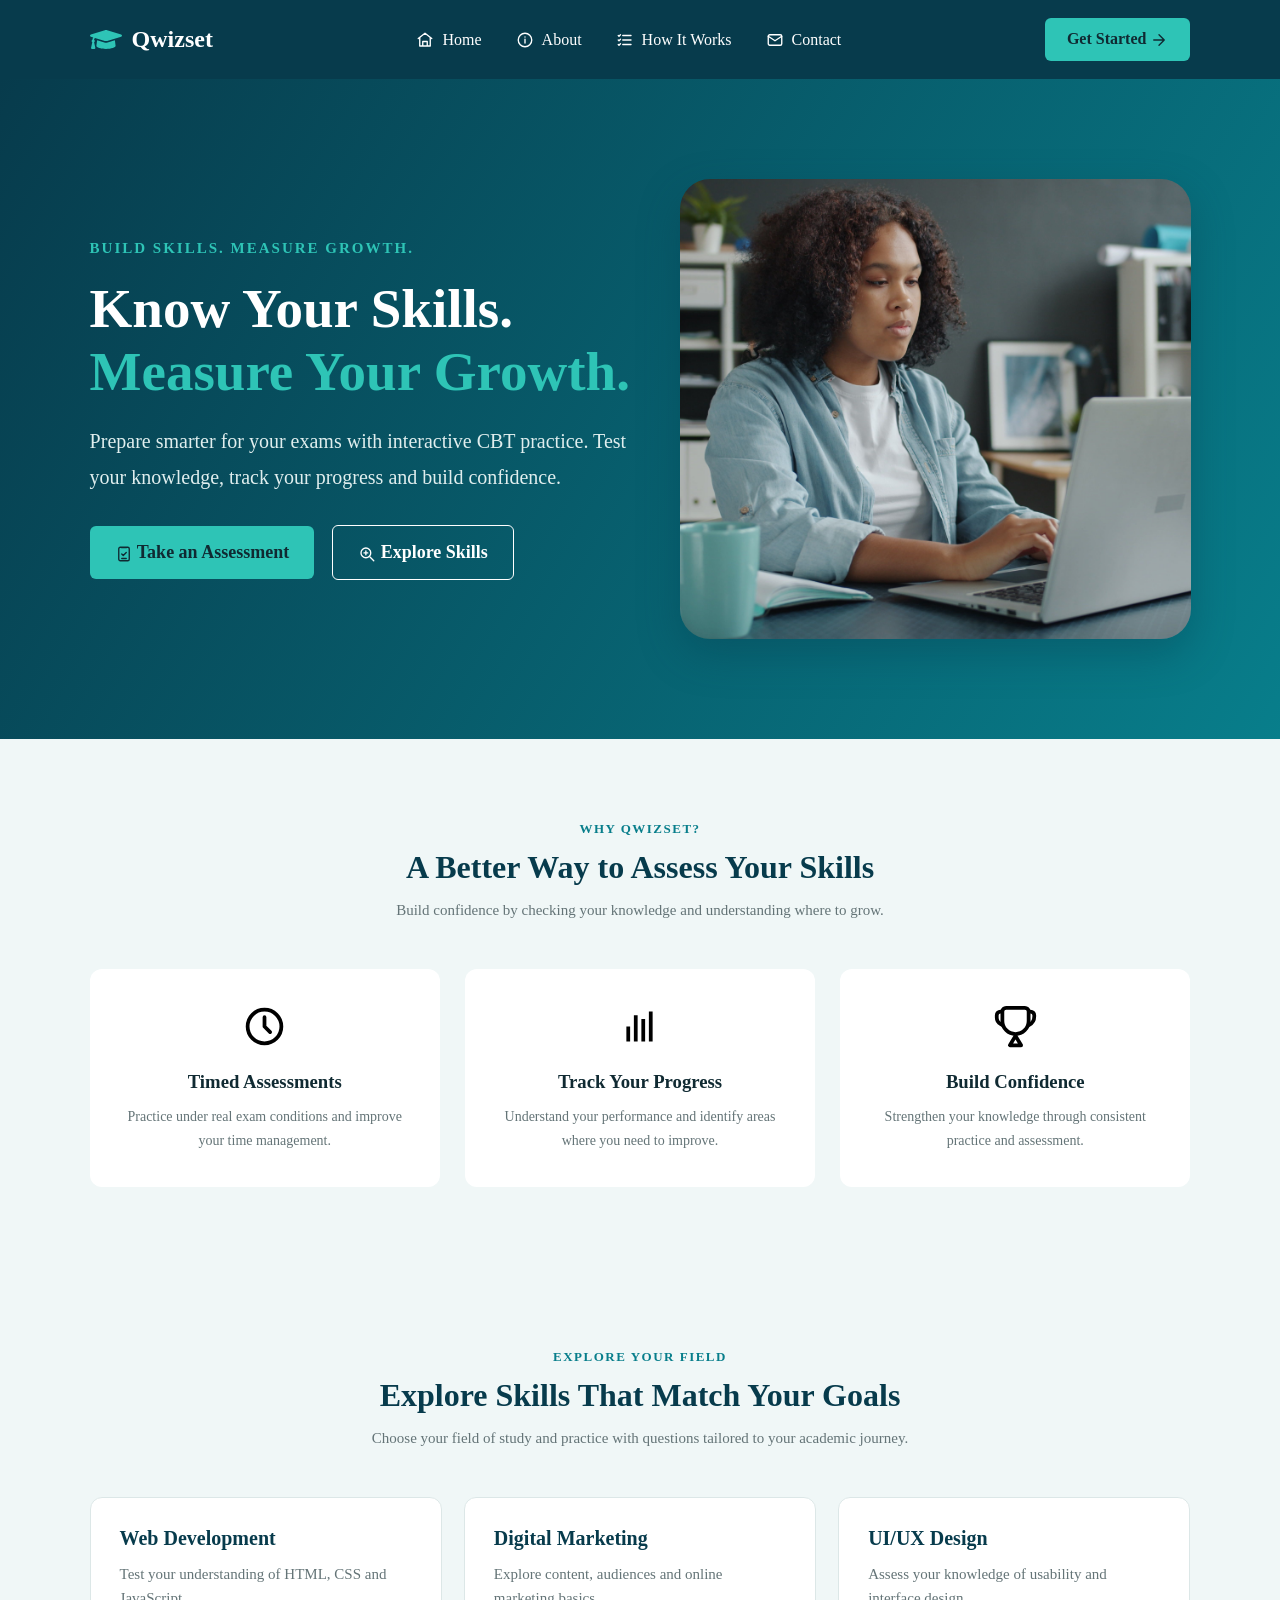
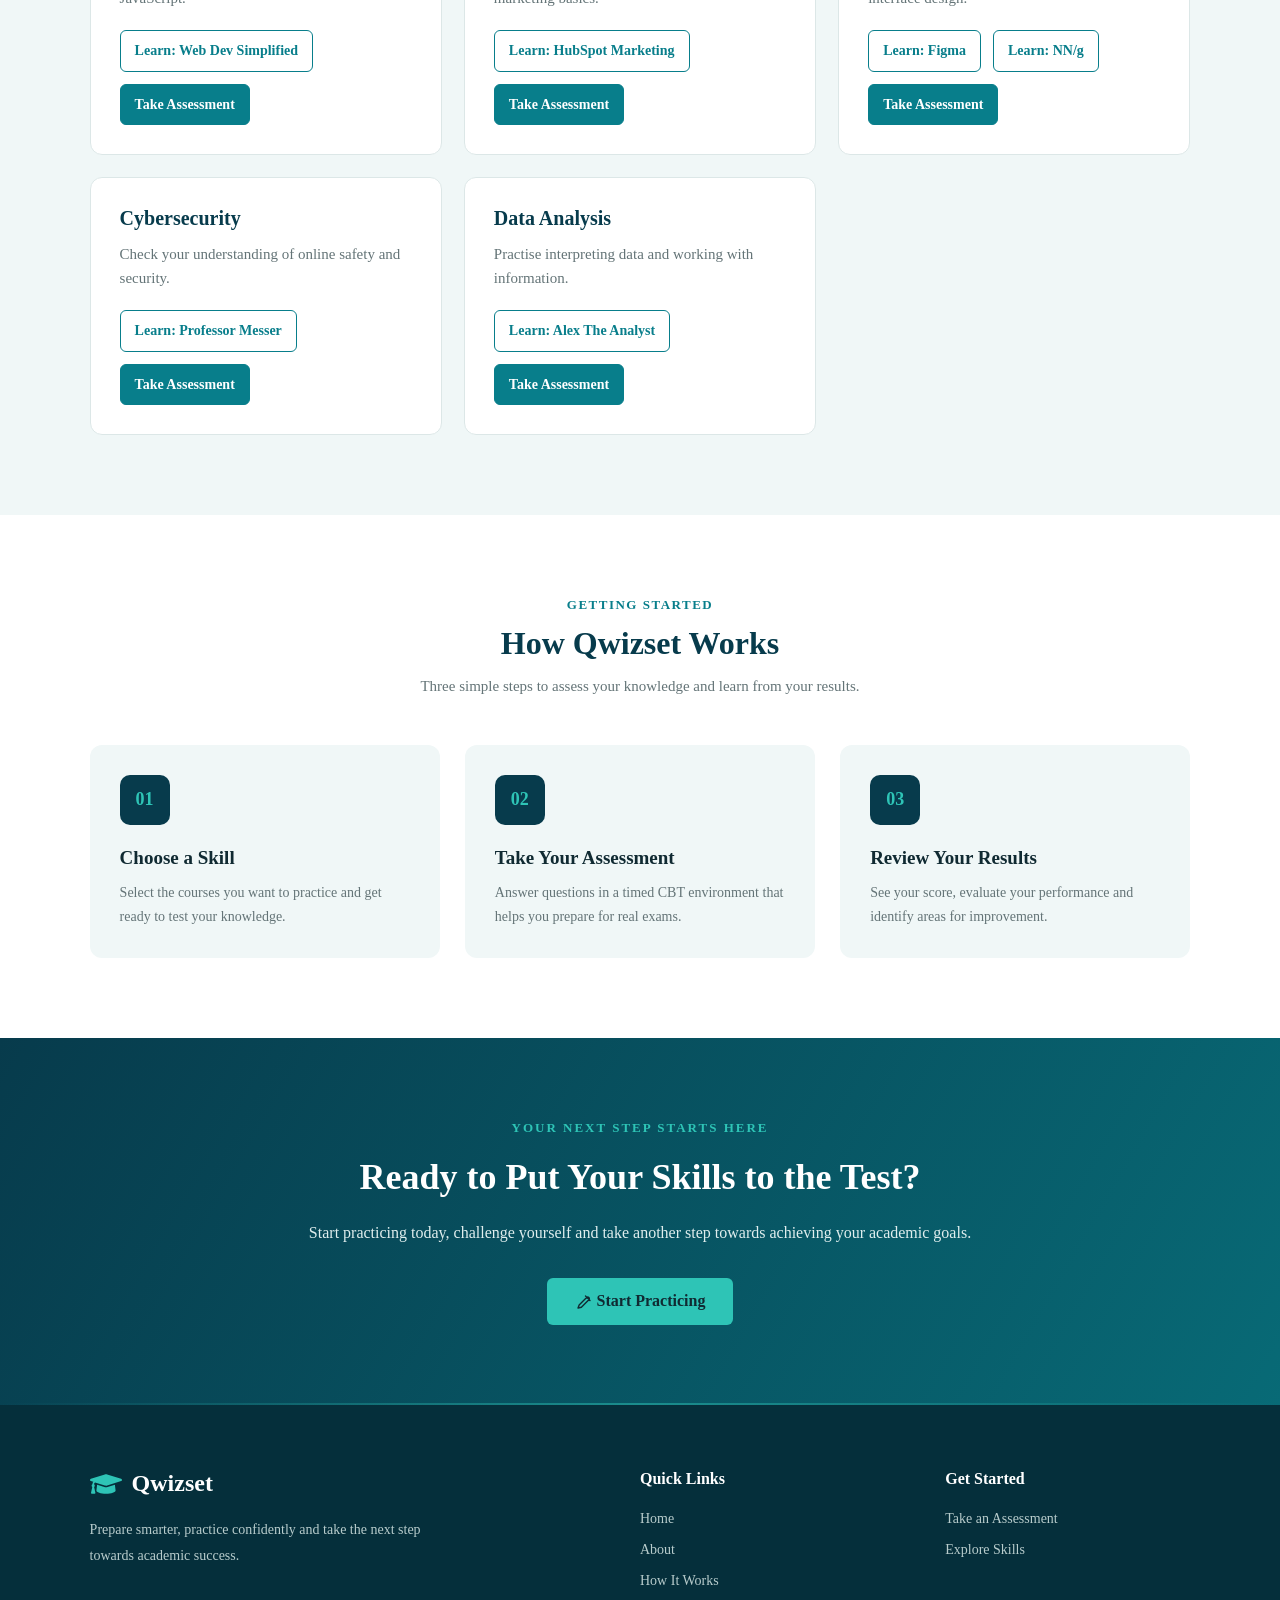
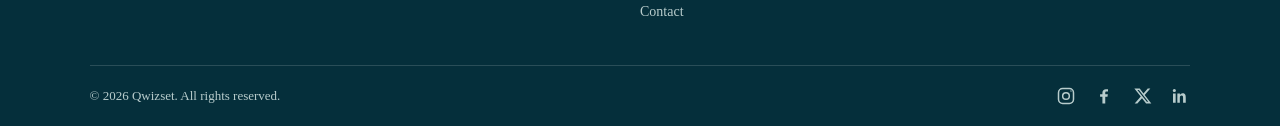
<file: index.html>
<!doctype html>
<html lang="en">
  <head>
    <meta charset="UTF-8" />
    <meta name="viewport" content="width=device-width, initial-scale=1.0" />
    <title>Qwizset | Assess. Improve. Grow.</title>
    <link rel="icon" type="image/svg+xml" href="assets/icons/qwizset-logo.svg" />
    <link rel="stylesheet" href="style.css" />
  </head>
  <body>
    <header class="navbar">
      <div class="nav-container">
        <a href="#home" class="logo">
          <img src="assets/icons/qwizset-logo.svg" alt="Qwizset logo" />
          <span>Qwizset</span>
        </a>

        <nav class="nav-links" id="nav-links">
          <a href="#home">
            <svg class="nav-icon" viewBox="0 0 24 24" fill="none" stroke="currentColor" stroke-width="1.8" stroke-linecap="round" stroke-linejoin="round" aria-hidden="true">
              <path d="m3 10 9-7 9 7" />
              <path d="M5 9v11h14V9M9 20v-6h6v6" />
            </svg>
            <span>Home</span>
          </a>
          <a href="#features">
            <svg class="nav-icon" viewBox="0 0 24 24" fill="none" stroke="currentColor" stroke-width="1.8" stroke-linecap="round" stroke-linejoin="round" aria-hidden="true">
              <circle cx="12" cy="12" r="9" />
              <path d="M12 11v5m0-8h.01" />
            </svg>
            <span>About</span>
          </a>
          <a href="#how-it-works">
            <svg class="nav-icon" viewBox="0 0 24 24" fill="none" stroke="currentColor" stroke-width="1.8" stroke-linecap="round" stroke-linejoin="round" aria-hidden="true">
              <path d="M9 6h11M9 12h11M9 18h11" />
              <path d="m3 6 1 1 2-2m-3 7 1 1 2-2m-3 7 1 1 2-2" />
            </svg>
            <span>How It Works</span>
          </a>
          <a href="#contact">
            <svg class="nav-icon" viewBox="0 0 24 24" fill="none" stroke="currentColor" stroke-width="1.8" stroke-linecap="round" stroke-linejoin="round" aria-hidden="true">
              <rect x="3" y="5" width="18" height="14" rx="2" />
              <path d="m3 7 9 6 9-6" />
            </svg>
            <span>Contact</span>
          </a>
        </nav>

        <div class="nav-actions">
          <a href="practice.html" class="signup-btn">
            Get Started
            <svg width="18" height="18" viewBox="0 0 24 24" fill="none" stroke="currentColor" stroke-width="1.8" stroke-linecap="round" stroke-linejoin="round" aria-hidden="true" style="vertical-align: middle;">
              <path d="M5 12h14m-7-7 7 7-7 7" />
            </svg>
          </a>
        </div>

        <button
          class="menu-toggle"
          aria-label="Open navigation menu"
          aria-expanded="false"
          aria-controls="nav-links"
        >
          <img src="assets/icons/hamburger-menu.svg" class="menu-icon" alt="" />
          <img src="assets/icons/close-menu.svg" class="close-menu" alt="" />
        </button>
      </div>
    </header>

    <section class="hero" id="home">
      <div class="hero-content">
        <span class="hero-tag">BUILD SKILLS. MEASURE GROWTH.</span>

        <h1>Know Your Skills. <span>Measure Your Growth.</span></h1>

        <p>
          Prepare smarter for your exams with interactive CBT practice. Test
          your knowledge, track your progress and build confidence.
        </p>

        <div class="hero-buttons">
          <a href="practice.html" class="primary-btn">
            <svg width="18" height="18" viewBox="0 0 24 24" fill="none" stroke="currentColor" stroke-width="1.8" stroke-linecap="round" stroke-linejoin="round" aria-hidden="true" style="vertical-align: middle;">
              <rect x="5" y="3" width="14" height="18" rx="2" />
              <path d="M9 3.5h6M9 12l2 2 4-4M9 18h6" />
            </svg>
            Take an Assessment
          </a>
          <a href="#courses" class="secondary-btn">
            <svg width="18" height="18" viewBox="0 0 24 24" fill="none" stroke="currentColor" stroke-width="1.8" stroke-linecap="round" stroke-linejoin="round" aria-hidden="true" style="vertical-align: middle;">
              <circle cx="10.5" cy="10.5" r="6.5" />
              <path d="m16 16 5 5M8 10.5h5m-2.5-2.5v5" />
            </svg>
            Explore Skills
          </a>
        </div>
      </div>

      <div class="hero-image">
        <img
          src="assets/images/hero-image.jpg"
          alt="University student studying with a laptop"
        />
      </div>
    </section>
    <section class="features" id="features">
      <div class="section-heading scroll-reveal">
        <span>WHY QWIZSET?</span>
        <h2>A Better Way to Assess Your Skills</h2>
        <p>Build confidence by checking your knowledge and understanding where to grow.</p>
      </div>

      <div class="features-container">
        <div class="feature-card scroll-reveal">
          <img src="assets/icons/clock-icon.svg" alt="" />
          <h3>Timed Assessments</h3>
          <p>
            Practice under real exam conditions and improve your time
            management.
          </p>
        </div> 

        <div class="feature-card scroll-reveal">
          <img src="assets/icons/chart.svg" alt="" />
          <h3>Track Your Progress</h3>
          <p>
            Understand your performance and identify areas where you need to
            improve.
          </p>
        </div>

        <div class="feature-card scroll-reveal">
          <img src="assets/icons/trophy.svg" alt="" />
          <h3>Build Confidence</h3>
          <p>
            Strengthen your knowledge through consistent practice and
            assessment.
          </p>
        </div>
      </div>
    </section>

    <!-- SKILLS SECTION -->
    <section class="courses" id="courses">
      <div class="section-heading scroll-reveal">
        <span>EXPLORE YOUR FIELD</span>
        <h2>Explore Skills That Match Your Goals</h2>
        <p>
          Choose your field of study and practice with questions tailored to
          your academic journey.
        </p>
      </div>

      <div class="courses-container">
        <div class="course-card scroll-reveal">
          <h3>Web Development</h3>
          <p>Test your understanding of HTML, CSS and JavaScript.</p>
          <div class="course-actions">
            <a class="learn-link" href="https://www.youtube.com/@WebDevSimplified" target="_blank" rel="noopener noreferrer">Learn: Web Dev Simplified</a>
            <a class="assessment-link" href="practice.html?skill=web-development">Take Assessment</a>
          </div>
        </div>
        <div class="course-card scroll-reveal">
          <h3>Digital Marketing</h3>
          <p>Explore content, audiences and online marketing basics.</p>
          <div class="course-actions">
            <a class="learn-link" href="https://www.youtube.com/@HubSpotMarketing" target="_blank" rel="noopener noreferrer">Learn: HubSpot Marketing</a>
            <a class="assessment-link" href="practice.html?skill=digital-marketing">Take Assessment</a>
          </div>
        </div>
        <div class="course-card scroll-reveal">
          <h3>UI/UX Design</h3>
          <p>Assess your knowledge of usability and interface design.</p>
          <div class="course-actions">
            <a class="learn-link" href="https://www.youtube.com/@Figma" target="_blank" rel="noopener noreferrer">Learn: Figma</a>
            <a class="learn-link" href="https://www.youtube.com/@NNgroup" target="_blank" rel="noopener noreferrer">Learn: NN/g</a>
            <a class="assessment-link" href="practice.html?skill=ui-ux-design">Take Assessment</a>
          </div>
        </div>
        <div class="course-card scroll-reveal">
          <h3>Cybersecurity</h3>
          <p>Check your understanding of online safety and security.</p>
          <div class="course-actions">
            <a class="learn-link" href="https://www.youtube.com/@professormesser" target="_blank" rel="noopener noreferrer">Learn: Professor Messer</a>
            <a class="assessment-link" href="practice.html?skill=cybersecurity">Take Assessment</a>
          </div>
        </div>
        <div class="course-card scroll-reveal">
          <h3>Data Analysis</h3>
          <p>Practise interpreting data and working with information.</p>
          <div class="course-actions">
            <a class="learn-link" href="https://www.youtube.com/@AlexTheAnalyst" target="_blank" rel="noopener noreferrer">Learn: Alex The Analyst</a>
            <a class="assessment-link" href="practice.html?skill=data-analysis">Take Assessment</a>
          </div>
        </div>
      </div>
    </section>

    <!-- HOW IT WORKS SECTION -->
    <section class="how-it-works" id="how-it-works">
      <div class="section-heading scroll-reveal">
        <span>GETTING STARTED</span>
        <h2>How Qwizset Works</h2>
        <p>Three simple steps to assess your knowledge and learn from your results.</p>
      </div>

      <div class="steps-container">
        <div class="step-card scroll-reveal">
          <div class="step-number">01</div>
          <h3>Choose a Skill</h3>
          <p>
            Select the courses you want to practice and get ready to test your
            knowledge.
          </p>
        </div>

        <div class="step-card scroll-reveal">
          <div class="step-number">02</div>
          <h3>Take Your Assessment</h3>
          <p>
            Answer questions in a timed CBT environment that helps you prepare
            for real exams.
          </p>
        </div>

        <div class="step-card scroll-reveal">
          <div class="step-number">03</div>
          <h3>Review Your Results</h3>
          <p>
            See your score, evaluate your performance and identify areas for
            improvement.
          </p>
        </div>
      </div>
    </section>

    <!-- CTA SECTION -->
    <section class="cta-section" id="contact">
      <div class="cta-content scroll-reveal">
        <span>YOUR NEXT STEP STARTS HERE</span>

        <h2>Ready to Put Your Skills to the Test?</h2>

        <p>
          Start practicing today, challenge yourself and take another step
          towards achieving your academic goals.
        </p>

        <a href="practice.html" class="cta-btn">
          <svg width="18" height="18" viewBox="0 0 24 24" fill="none" stroke="currentColor" stroke-width="1.8" stroke-linecap="round" stroke-linejoin="round" aria-hidden="true" style="vertical-align: middle;">
            <path d="m14 4 6 6M4 20l4.5-1 10-10a2.1 2.1 0 0 0-3-3l-10 10L4 20Z" />
          </svg>
          Start Practicing
        </a>
      </div>
    </section>
    <!-- FOOTER -->
    <footer class="footer">
      <div class="footer-container">
        <div class="footer-brand scroll-reveal">
          <a href="#home" class="logo">
            <img src="assets/icons/qwizset-logo.svg" alt="" />
            <span>Qwizset</span>
          </a>

          <p>
            Prepare smarter, practice confidently and take the next step towards
            academic success.
          </p>
        </div>

        <div class="footer-links scroll-reveal">
          <h3>Quick Links</h3>
          <a href="#home">Home</a>
          <a href="#features">About</a>
          <a href="#how-it-works">How It Works</a>
          <a href="#contact">Contact</a>
        </div>

        <div class="footer-links scroll-reveal">
          <h3>Get Started</h3>
          <a href="practice.html">Take an Assessment</a>
          <a href="#courses">Explore Skills</a>
        </div>
      </div>

      <div class="footer-bottom">
        <p>&copy; 2026 Qwizset. All rights reserved.</p>

        <div class="social-links">
          <a href="#" aria-label="Instagram">
            <svg viewBox="0 0 24 24" fill="none" stroke="currentColor" stroke-width="1.8" stroke-linecap="round" stroke-linejoin="round" aria-hidden="true">
              <rect x="3" y="3" width="18" height="18" rx="5" />
              <circle cx="12" cy="12" r="4" />
              <circle cx="18" cy="6" r="0.8" fill="currentColor" stroke="none" />
            </svg>
          </a>

          <a href="#" aria-label="Facebook">
            <svg viewBox="0 0 24 24" fill="currentColor" aria-hidden="true">
              <path d="M13.5 21v-8h2.7l.4-3h-3.1V8.1c0-.9.3-1.5 1.6-1.5h1.7V3.9c-.3 0-1.3-.1-2.5-.1-2.5 0-4.2 1.5-4.2 4.3V10H7.3v3h2.8v8h3.4Z" />
            </svg>
          </a>

          <a href="#" aria-label="X">
            <svg viewBox="0 0 24 24" fill="currentColor" aria-hidden="true">
              <path d="M18.9 3H22l-6.8 7.8L23.2 21h-6.3L12 14.7 6.4 21H3.2l7.3-8.4L2.8 3h6.5l4.5 6 5.1-6Zm-1.1 16h1.7L8.3 4.9H6.5L17.8 19Z" />
            </svg>
          </a>

          <a href="#" aria-label="LinkedIn">
            <svg viewBox="0 0 24 24" fill="currentColor" aria-hidden="true">
              <path d="M5.2 3.5a1.9 1.9 0 1 0 0 3.8 1.9 1.9 0 0 0 0-3.8ZM3.6 9h3.2v11H3.6V9Zm5.2 0h3.1v1.5h.1A3.4 3.4 0 0 1 15 8.7c3.3 0 3.9 2.2 3.9 5V20h-3.2v-5.6c0-1.3 0-3-1.8-3s-2.1 1.4-2.1 2.9V20H8.8V9Z" />
            </svg>
          </a>
        </div>
      </div>
    </footer>

    <script src="script.js"></script>
  </body>
</html>
</file>
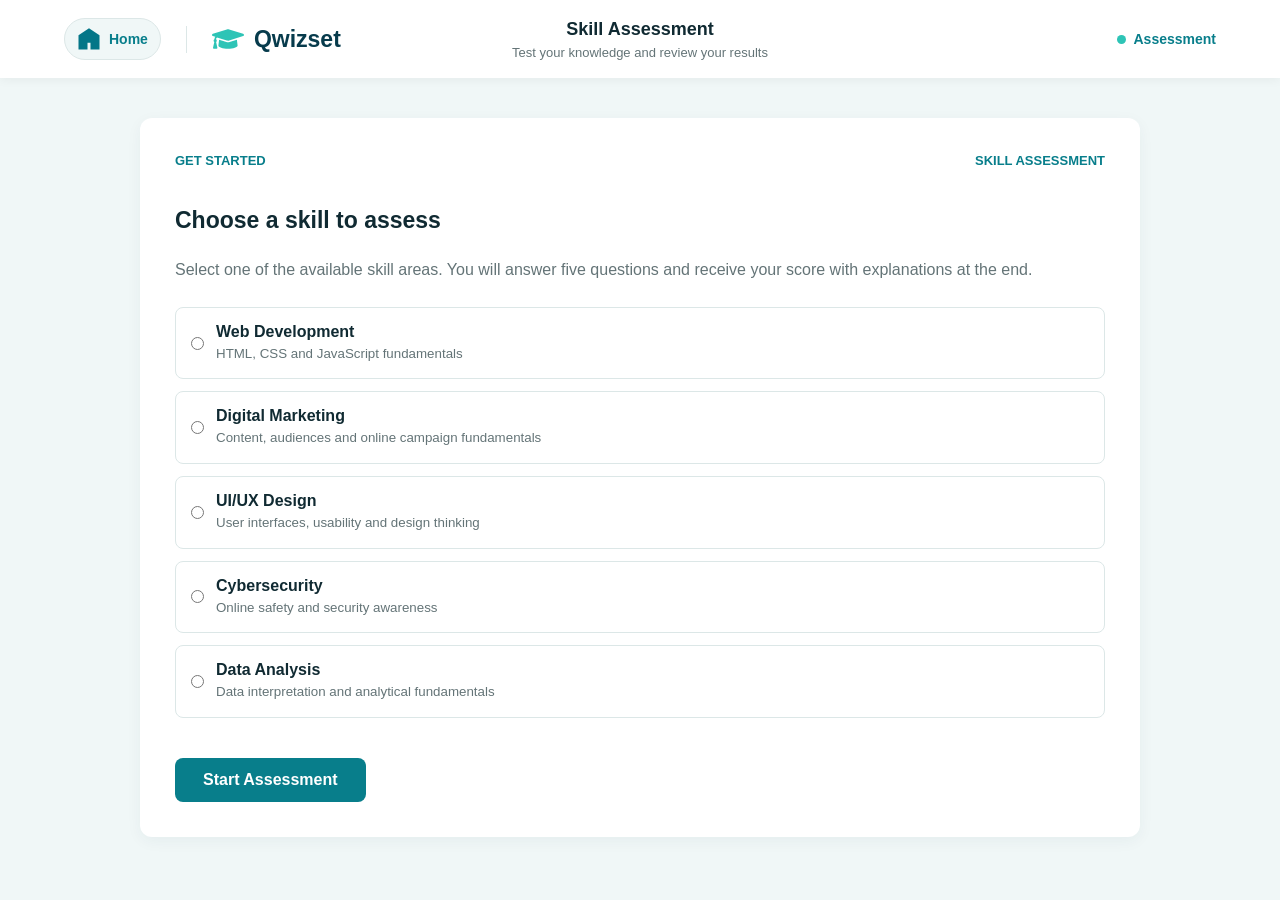
<file: practice.html>
<!doctype html>
<html lang="en">
  <head>
    <meta charset="UTF-8" />
    <meta name="viewport" content="width=device-width, initial-scale=1.0" />

    <title>Qwizset | Skill Assessment</title>

    <link rel="icon" type="image/svg+xml" href="assets/icons/qwizset-logo.svg" />
    <link rel="stylesheet" href="practice.css" />
  </head>

  <body>
    <!-- Exam Header -->
    <header class="exam-header">
      <div class="header-brand">
        <a href="index.html" class="back-home" aria-label="Back to Home">
          <img src="assets/icons/home-icon.svg" alt="" class="home-icon" />
          <span class="back-label">Home</span>
        </a>

        <div class="logo">
          <img src="assets/icons/qwizset-logo.svg" alt="" />
          <span>Qwizset</span>
        </div>
      </div>

      <div class="exam-title">
        <h2 id="assessment-title">Skill Assessment</h2>
        <p id="assessment-subtitle">
          Test your knowledge and review your results
        </p>
      </div>

      <div class="exam-status">
        <span class="status-dot"></span>
        <span>Assessment</span>
      </div>
    </header>

    <!-- Assessment Content -->
    <main class="exam-container">
      <section class="question-panel" id="assessment-panel">
        <div id="setup-screen">
          <div class="question-info">
            <span>GET STARTED</span>
            <span>SKILL ASSESSMENT</span>
          </div>
          <h2 class="question-text" id="setup-title">
            Choose a skill to assess
          </h2>
          <p class="setup-description" id="setup-description">
            Select one of the available skill areas. You will answer five
            questions and receive your score with explanations at the end.
          </p>
          <div class="skill-select-list" id="skill-select-list"></div>
          <div class="question-actions">
            <a
              class="next-btn start-assessment-btn"
              id="start-assessment"
              href="#"
              >Start Assessment</a
            >
          </div>
        </div>

        <div id="question-screen" hidden>
          <div class="question-info">
            <span>QUESTION <span id="question-progress">1/5</span></span>
            <span id="skill-label">Skill: Web Development</span>
          </div>
          <h2 class="question-text" id="question-text"></h2>
          <div class="options-container" id="options-container"></div>
          <div class="question-actions">
            <button class="previous-btn" id="previous-question" type="button">
              Previous
            </button>
            <button class="next-btn" id="next-question" type="button">
              Next Question
            </button>
          </div>
        </div>

        <div id="review-screen" hidden>
          <div class="question-info">
            <span>REVIEW YOUR ANSWERS</span>
            <span id="review-skill-label"></span>
          </div>
          <h2 class="question-text">Check your answers before submitting</h2>
          <p class="review-instructions">
            Select a question to return to it and change your answer.
          </p>
          <div class="review-summary" id="review-summary"></div>
          <div class="review-question-list" id="review-question-list"></div>
          <div class="question-actions review-actions">
            <button class="previous-btn" id="review-back-button" type="button">
              Back to Questions
            </button>
            <button class="next-btn" id="review-submit-button" type="button">
              Submit Assessment
            </button>
          </div>
        </div>

        <div id="results-screen" hidden>
          <div class="question-info">
            <span>ASSESSMENT COMPLETE</span>
            <span id="result-skill-label"></span>
          </div>
          <div class="result-celebration" id="result-celebration">
            <span class="result-confetti" aria-hidden="true"></span>
            <span class="result-kicker" id="result-kicker">ASSESSMENT COMPLETE</span>
            <span class="result-badge" id="result-badge"></span>
            <h2 class="result-heading" id="result-heading">Your Results</h2>
            <div
              class="result-score-ring"
              id="result-score-ring"
              role="img"
              aria-label="Assessment score"
            >
              <div class="result-score-center">
                <p class="result-score" id="result-score"></p>
                <span>YOUR SCORE</span>
              </div>
            </div>
            <p class="result-correct-count" id="result-correct-count"></p>
            <p class="result-message" id="result-message"></p>
          </div>
          <div id="answer-review"></div>
          <div class="question-actions">
            <a class="results-explore-btn" href="index.html#courses">Explore Skills</a>
            <button class="next-btn" id="retake-assessment" type="button">
              Retake Assessment
            </button>
          </div>
        </div>
      </section>

      <aside class="exam-sidebar" id="exam-sidebar" hidden>
        <div class="timer-card">
          <span>TIME REMAINING</span>
          <h2 id="timer">10:00</h2>
        </div>
        <div class="question-navigation">
          <h3>Question Navigation</h3>
          <p>Choose a question to answer.</p>
          <div class="question-numbers" id="question-numbers"></div>
          <div class="question-legend">
            <span><i class="current-dot"></i> Current</span>
            <span><i class="answered-dot"></i> Answered</span>
            <span><i class="unanswered-dot"></i> Unanswered</span>
          </div>
        </div>
        <button class="submit-btn" id="submit-assessment" type="button">
          Submit Assessment
        </button>
      </aside>
    </main>

    <dialog
      class="confirmation-dialog"
      id="confirmation-dialog"
      aria-labelledby="confirmation-title"
      aria-describedby="confirmation-message"
    >
      <div class="confirmation-card">
        <span class="confirmation-label">QWIZSET</span>
        <h2 id="confirmation-title"></h2>
        <p id="confirmation-message"></p>
        <form method="dialog" class="confirmation-actions">
          <button class="confirmation-cancel" id="confirmation-cancel" value="cancel">
            No
          </button>
          <button class="confirmation-accept" id="confirmation-accept" value="confirm">
            Yes
          </button>
        </form>
      </div>
    </dialog>

    <script src="practice.js"></script>
  </body>
</html>
</file>
<file: style.css>
:root {
  --deep-teal: #073b4c;
  --teal: #087e8b;
  --aqua: #2ec4b6;
  --dark-teal: #102a32;
  --pale-mist: #f0f7f7;
}
*{
    margin: 0;
    padding: 0;
}
html {
  scroll-behavior: smooth;
  scroll-padding-top: 85px;
}

/* NAVBAR */
.navbar {
  background-color: var(--deep-teal);
  padding: 18px 7%;
  position: sticky;
  top: 0;
  z-index: 1000;
}

.nav-container {
  display: flex;
  align-items: center;
  justify-content: space-between;
}

.logo {
  display: flex;
  align-items: center;
  gap: 10px;
  color: white;
  text-decoration: none;
  font-size: 24px;
  font-weight: 700;
}

.logo img {
  width: 32px;
}

.nav-links {
  display: flex;
  align-items: center;
  gap: 34px;
}

.nav-links a {
  color: white;
  text-decoration: none;
  font-size: 16px;
}
.nav-links a {
  display: inline-flex;
  align-items: center;
  gap: 8px;
  transition: color 0.3s ease;
}

.nav-icon {
  width: 18px;
  height: 18px;
  flex: 0 0 auto;
}

.nav-links a:hover {
  color: var(--aqua);
}

.nav-actions {
  display: flex;
  align-items: center;
  gap: 24px;
}

.signup-btn {
  background-color: var(--aqua);
  color: var(--dark-teal);
  padding: 12px 22px;
  border-radius: 6px;
  text-decoration: none;
  font-weight: 600;
}

.signup-btn {
  transition:
    transform 0.3s ease,
    background-color 0.3s ease;
}

.signup-btn:hover {
  background-color: white;
  transform: translateY(-3px);
}

.menu-toggle {
  display: none;
  background: none;
  border: none;
}

.menu-toggle img {
  width: 28px;
}

/* HERO SECTION */
.hero {
  background: linear-gradient(120deg, #073b4c, #087e8b);
  min-height: 520px;
  padding: 70px 7%;
  display: flex;
  align-items: center;
  justify-content: space-between;
  gap: 40px;
}

.hero-content {
  max-width: 550px;
  color: white;
}

.hero-tag {
  color: var(--aqua);
  font-size: 15px;
  font-weight: 700;
  letter-spacing: 2px;
}

.hero-content h1 {
  font-size: 55px;
  line-height: 1.15;
  margin: 20px 0;
}

.hero-content h1 span {
  color: var(--aqua);
}

.hero-content p {
  font-size: 20px;
  line-height: 1.8;
  color: #e0eeee;
  margin-bottom: 30px;
}

.hero-buttons {
  display: flex;
  align-items: center;
  gap: 18px;
}

.primary-btn,
.secondary-btn {
  padding: 16px 25px;
  font-size: 18px;
  border-radius: 6px;
  text-decoration: none;
  font-weight: 600;
  transition:
    transform 0.3s ease,
    background-color 0.3s ease,
    color 0.3s ease,
    box-shadow 0.3s ease;
}

.primary-btn {
  background: var(--aqua);
  color: var(--dark-teal);
}

.secondary-btn {
  border: 1px solid white;
  color: white;
}

.primary-btn:hover {
  background-color: white;
  transform: translateY(-4px);
  box-shadow: 0 8px 20px rgba(46, 196, 182, 0.2);
}

.secondary-btn:hover {
  background-color: white;
  color: var(--deep-teal);
  transform: translateY(-4px);
}

.hero-image {
  flex: 1;
  display: flex;
  justify-content: center;
  align-items: center;
  max-width: 680px;
  min-width: 0;
}

.hero-image img {
  width: 100%;
  max-width: 680px;
  height: 460px;
  object-fit: cover;
  object-position: center;
  border-radius: 30px;
  box-shadow: 0 15px 40px rgba(7, 59, 76, 0.35);
}

/* FEATURES SECTION */
.features {
  padding: 80px 7%;
  background-color: var(--pale-mist);
}

.section-heading {
  text-align: center;
  max-width: 650px;
  margin: 0 auto 50px;
}

.section-heading span {
  color: var(--teal);
  font-size: 13px;
  font-weight: 700;
  letter-spacing: 2px;
}

.section-heading h2 {
  color: var(--dark-teal);
  font-size: 34px;
  margin: 15px 0;
}

.section-heading p {
  color: #647477;
  line-height: 1.7;
}

.features-container {
  display: grid;
  grid-template-columns: repeat(3, 1fr);
  gap: 25px;
}

.feature-card {
  background: white;
  padding: 35px 25px;
  border-radius: 12px;
  text-align: center;
  transition:
    transform 0.3s ease,
    box-shadow 0.3s ease;
}

.feature-card:hover {
  transform: translateY(-7px);
  box-shadow: 0 10px 25px rgba(7, 59, 76, 0.1);
}

.feature-card img {
  width: 45px;
  height: 45px;
  object-fit: contain;
  margin-bottom: 18px;
}

.feature-card h3 {
  color: var(--dark-teal);
  margin-bottom: 12px;
}

.feature-card p {
  color: #647477;
  line-height: 1.7;
  font-size: 14px;
}

/* COURSES SECTION */
.courses {
  padding: 80px 7%;
  background-color: var(--pale-mist);
}

.section-heading {
  text-align: center;
  max-width: 650px;
  margin: 0 auto 45px;
}

.section-heading span {
  color: var(--teal);
  font-size: 13px;
  font-weight: 700;
  letter-spacing: 1.5px;
}

.section-heading h2 {
  color: var(--deep-teal);
  font-size: 32px;
  margin: 12px 0;
}

.section-heading p {
  color: #647477;
  font-size: 15px;
  line-height: 1.7;
}

.courses-container {
  display: grid;
  grid-template-columns: repeat(3, 1fr);
  gap: 22px;
}

.course-card {
  background-color: white;
  padding: 29px;
  border-radius: 12px;
  border: 1px solid #dce7e7;
  transition: 0.3s ease;
}

.course-card:hover {
  transform: translateY(-6px);
  box-shadow: 0 8px 20px rgba(7, 59, 76, 0.08);
  border-color: var(--teal);
}

.course-card h3 {
  color: var(--deep-teal);
  font-size: 20px;
  margin-bottom: 12px;
}

.course-card p {
  color: #647477;
  font-size: 15px;
  line-height: 1.6;
  margin-bottom: 20px;
}

.course-card a {
  color: var(--teal);
  font-size: 14px;
  font-weight: 700;
  text-decoration: none;
  transition: 0.3s ease;
}

.course-card a:hover {
  color: var(--deep-teal);
}

/* HOW IT WORKS SECTION */
.how-it-works {
  padding: 80px 7%;
  background-color: white;
}

.steps-container {
  display: grid;
  grid-template-columns: repeat(3, 1fr);
  gap: 25px;
}

.step-card {
  padding: 30px;
  background-color: var(--pale-mist);
  border-radius: 12px;
  transition:
    transform 0.3s ease,
    box-shadow 0.3s ease;
}

.step-card:hover {
  transform: translateY(-7px);
  box-shadow: 0 10px 25px rgba(7, 59, 76, 0.1);
}

.step-number {
  width: 50px;
  height: 50px;
  display: flex;
  align-items: center;
  justify-content: center;
  background-color: var(--deep-teal);
  color: var(--aqua);
  border-radius: 10px;
  font-size: 18px;
  font-weight: 700;
  margin-bottom: 22px;
}

.step-card h3 {
  color: var(--dark-teal);
  font-size: 19px;
  margin-bottom: 12px;
}

.step-card p {
  color: #647477;
  font-size: 14px;
  line-height: 1.7;
}

/* CTA SECTION */
.cta-section {
  padding: 80px 7%;
  background: linear-gradient(120deg, #073b4c, #086a76);
  text-align: center;
  position: relative;
}
.cta-section::after {
  content: "";
  position: absolute;
  bottom: 0;
  left: 0;
  width: 100%;
  height: 2px;
  background: linear-gradient(90deg, transparent, var(--aqua), transparent);
  opacity: 0.5;
}

.cta-content {
  max-width: 700px;
  margin: 0 auto;
}

.cta-content span {
  color: var(--aqua);
  font-size: 13px;
  font-weight: 700;
  letter-spacing: 2px;
}

.cta-content h2 {
  color: white;
  font-size: 36px;
  line-height: 1.3;
  margin: 18px 0;
}

.cta-content p {
  color: #e0eeee;
  font-size: 16px;
  line-height: 1.8;
  margin-bottom: 30px;
}

.cta-btn {
  display: inline-block;
  background-color: var(--aqua);
  color: var(--dark-teal);
  padding: 14px 28px;
  border-radius: 6px;
  text-decoration: none;
  font-weight: 700;
  transition:
    transform 0.3s ease,
    background-color 0.3s ease;
}

.cta-btn:hover {
  background-color: white;
  transform: translateY(-3px);
}

/* FOOTER */
.footer {
  background-color: #052f3b;
  padding: 65px 7% 20px;
}

.footer-container {
  display: grid;
  grid-template-columns: 2fr 1fr 1fr;
  gap: 60px;
  padding-bottom: 45px;
}

.footer-brand .logo {
  margin-bottom: 20px;
}

.footer-brand p {
  color: #b8cccc;
  font-size: 14px;
  line-height: 1.8;
  max-width: 350px;
}

.footer-links {
  display: flex;
  flex-direction: column;
  gap: 15px;
}

.footer-links h3 {
  color: white;
  font-size: 16px;
  margin-bottom: 8px;
}

.footer-links a {
  color: #b8cccc;
  text-decoration: none;
  font-size: 14px;
  transition:
    color 0.3s ease,
    transform 0.3s ease;
}

.footer-links a:hover {
  color: var(--aqua);
  transform: translateX(5px);
}

.footer-bottom {
  border-top: 1px solid rgba(255, 255, 255, 0.15);
  padding-top: 20px;
  display: flex;
  align-items: center;
  justify-content: space-between;
  gap: 20px;
}

.footer-bottom p {
  color: #b8cccc;
  font-size: 13px;
}

.social-links {
  display: flex;
  align-items: center;
  gap: 18px;
}

.social-links svg {
  width: 20px;
  height: 20px;
  transition: transform 0.3s ease;
}

.social-links a {
  display: inline-flex;
  color: #b8cccc;
  transition: color 0.3s ease;
}

.social-links a:hover {
  color: var(--aqua);
}

.social-links a:hover svg {
  transform: translateY(-4px);
}

/* TABLET RESPONSIVENESS */
@media (max-width: 900px) {

    /* HERO SECTION */
    .hero {
        gap: 20px;
        padding: 60px 5%;
    }

    .hero-content {
        flex: 1;
    }

   .hero-buttons a {
    display: inline-flex;
    align-items: center;
    justify-content: center;
    text-align: center;
    white-space: nowrap;
} 

    .hero-image {
        flex: 1;
    }

    /* COURSES SECTION */
    .courses-container {
        grid-template-columns: repeat(2, 1fr);
    }

}

/* MOBILE RESPONSIVENESS */
@media (max-width: 768px) {
  /* NAVBAR */
  .navbar {
    padding: 15px 5%;
  }

  .nav-links,
  .nav-actions {
    display: none;
  }

  .nav-links a {
    padding: 10px 15px;
    border-radius: 6px;
    transition:
      background-color 0.3s ease,
      color 0.3s ease;
  }

  .nav-links a:hover {
    background-color: var(--aqua);
    color: var(--dark-teal);
  }
  .nav-links.active {
    display: flex;
    flex-direction: column;
    position: absolute;
    top: 100%;
    left: 0;
    width: 100%;
    background-color: var(--deep-teal);
    padding: 25px 5%;
    gap: 22px;
    z-index: 100;
  }

  .menu-toggle {
    display: block;
    cursor: pointer;
  }

  /* HERO SECTION */
  .hero {
    flex-direction: column;
    text-align: center;
    padding: 60px 5%;
  }

  .hero-content h1 {
    font-size: 38px;
  }

  .hero-buttons {
    justify-content: center;
    flex-wrap: wrap;
  }

  .hero-image {
    width: 100%;
  }

  .hero-image img {
    width: 100%;
    max-width: 500px;
    height: 350px;
  }

  /* FEATURES */
  .features-container {
    grid-template-columns: 1fr;
  }

  .section-heading h2 {
    font-size: 28px;
  }

  /* COURSES SECTION */
  .courses {
    padding: 80px 7%;
    background-color: var(--pale-mist);
  }

  .section-heading {
    text-align: center;
    max-width: 650px;
    margin: 0 auto 45px;
  }

  .section-heading span {
    color: var(--teal);
    font-size: 13px;
    font-weight: 700;
    letter-spacing: 1.5px;
  }

  .section-heading h2 {
    color: var(--deep-teal);
    font-size: 32px;
    margin: 12px 0;
  }

  .section-heading p {
    color: #647477;
    font-size: 15px;
    line-height: 1.7;
  }

  .courses-container {
    display: grid;
    grid-template-columns: repeat(3, 1fr);
    gap: 22px;
  }

  .course-card {
    background-color: white;
    padding: 29px;
    border-radius: 12px;
    border: 1px solid #dce7e7;
    transition: 0.3s ease;
  }

  .course-card:hover {
    transform: translateY(-6px);
    box-shadow: 0 8px 20px rgba(7, 59, 76, 0.08);
    border-color: var(--teal);
  }

  .course-card h3 {
    color: var(--deep-teal);
    font-size: 20px;
    margin-bottom: 12px;
  }

  .course-card p {
    color: #647477;
    font-size: 15px;
    line-height: 1.6;
    margin-bottom: 20px;
  }

  .course-card a {
    color: var(--teal);
    font-size: 15px;
    font-weight: 700;
    text-decoration: none;
    transition: 0.3s ease;
  }

  .course-card a:hover {
    color: var(--deep-teal);
  }

  .courses-container {
    grid-template-columns: 1fr;
}

  /* HOW IT WORKS */
  .steps-container {
    grid-template-columns: 1fr;
  }

  /* CTA */
  .cta-content h2 {
    font-size: 29px;
  }

  /* FOOTER */
  .footer-container {
    grid-template-columns: 1fr;
    gap: 35px;
  }

  .footer-bottom {
    flex-direction: column;
    text-align: center;
  }
}


.menu-toggle .menu-icon {
  display: block;
}
.menu-toggle .close-menu {
  display: none;
}

.menu-toggle.active .menu-icon {
  display: none;
}

.menu-toggle.active .close-menu {
  display: block;
}

.course-actions {
  display: flex;
  flex-wrap: wrap;
  gap: 12px;
}

.course-actions a {
  display: inline-flex;
  align-items: center;
  justify-content: center;
  padding: 10px 14px;
  border: 1px solid var(--teal);
  border-radius: 6px;
  font-size: 14px;
  line-height: 1.4;
  text-align: center;
}

.course-actions .learn-link {
  color: var(--teal);
}

.course-actions .learn-link:hover {
  background-color: var(--pale-mist);
}

.course-actions .assessment-link {
  background-color: var(--teal);
  color: white;
}

.course-actions .assessment-link:hover {
  background-color: var(--deep-teal);
  border-color: var(--deep-teal);
  color: white;
}

.course-actions a:focus-visible {
  outline: 3px solid var(--aqua);
  outline-offset: 3px;
}

/* HOMEPAGE ENTRANCE AND SCROLL REVEALS */
.hero-content > * {
  animation: hero-rise 0.65s both;
}

.hero-content > :nth-child(1) {
  animation-delay: 80ms;
}

.hero-content > :nth-child(2) {
  animation-delay: 160ms;
}

.hero-content > :nth-child(3) {
  animation-delay: 240ms;
}

.hero-content > :nth-child(4) {
  animation-delay: 320ms;
}

.hero-image {
  animation: hero-image-enter 0.8s 180ms both;
}

.reveal-ready .scroll-reveal:not(.is-visible) {
  opacity: 0;
  transform: translateY(22px);
}

.scroll-reveal {
  transition:
    opacity 0.65s ease,
    transform 0.65s ease;
  transition-delay: var(--reveal-delay, 0ms);
}

.scroll-reveal.is-visible {
  opacity: 1;
  transform: translateY(0);
}

.features-container .feature-card:nth-child(2),
.steps-container .step-card:nth-child(2) {
  --reveal-delay: 100ms;
}

.features-container .feature-card:nth-child(3),
.steps-container .step-card:nth-child(3) {
  --reveal-delay: 200ms;
}

.courses-container .course-card:nth-child(2) {
  --reveal-delay: 70ms;
}

.courses-container .course-card:nth-child(3) {
  --reveal-delay: 140ms;
}

.courses-container .course-card:nth-child(4) {
  --reveal-delay: 210ms;
}

.courses-container .course-card:nth-child(5) {
  --reveal-delay: 280ms;
}

.feature-card.scroll-reveal.is-visible:hover,
.course-card.scroll-reveal.is-visible:hover,
.step-card.scroll-reveal.is-visible:hover {
  transform: translateY(-6px);
}

@keyframes hero-rise {
  from {
    opacity: 0;
    transform: translateY(18px);
  }
  to {
    opacity: 1;
    transform: translateY(0);
  }
}

@keyframes hero-image-enter {
  from {
    opacity: 0;
    transform: translateY(12px) scale(0.985);
  }
  to {
    opacity: 1;
    transform: translateY(0) scale(1);
  }
}

@media (prefers-reduced-motion: reduce) {
  .hero-content > *,
  .hero-image {
    animation: none;
  }

  .scroll-reveal {
    opacity: 1;
    transform: none;
    transition: none;
  }
}
</file>
<file: practice.css>
* {
  margin: 0;
  padding: 0;
  box-sizing: border-box;
}

body {
  font-family: Arial, sans-serif;
  background-color: var(--pale-mist);
}

:root {
  --deep-teal: #073b4c;
  --teal: #087e8b;
  --aqua: #2ec4b6;
  --dark-teal: #102a32;
  --pale-mist: #f0f7f7;
}

/* EXAM HEADER */
.exam-header {
  background-color: white;
  padding: 18px 5%;
  display: grid;
  grid-template-columns: 1fr auto 1fr;
  align-items: center;
  box-shadow: 0 2px 10px rgba(0, 0, 0, 0.05);
}

.header-brand {
  display: flex;
  align-items: center;
  gap: 25px;
}

.home-icon {
  display: block;
  width: 24px;
  height: 24px;
  filter: invert(35%) sepia(30%) saturate(1200%) hue-rotate(140deg);
}

.back-home {
  display: inline-flex;
  align-items: center;
  gap: 8px;
  padding: 8px 12px;
  border: 1px solid #dce7e7;
  border-radius: 999px;
  background-color: var(--pale-mist);
  color: var(--teal);
  text-decoration: none;
  font-size: 14px;
  font-weight: 600;
  white-space: nowrap;
  transition:
    background-color 0.3s ease,
    border-color 0.3s ease,
    color 0.3s ease;
}

.back-home:hover {
  border-color: var(--aqua);
  background-color: #e5f6f4;
  color: var(--deep-teal);
}

.exam-header .logo {
  display: flex;
  align-items: center;
  gap: 10px;
  padding-left: 25px;
  border-left: 1px solid #dce7e7;
  color: var(--deep-teal);
  font-size: 23px;
  font-weight: 700;
  white-space: nowrap;
}

.exam-header .logo img {
  width: 32px;
}

.exam-title {
  text-align: center;
}

.exam-title h2 {
  color: var(--dark-teal);
  font-size: 18px;
}

.exam-title p {
  color: #647477;
  font-size: 13px;
  margin-top: 5px;
}

.exam-status {
  display: flex;
  align-items: center;
  justify-content: flex-end;
  gap: 8px;
  color: var(--teal);
  font-size: 14px;
  font-weight: 600;
}

.status-dot {
  width: 9px;
  height: 9px;
  background-color: var(--aqua);
  border-radius: 50%;
}

/* EXAM CONTAINER */
.exam-container {
  display: flex;
  gap: 30px;
  justify-content: center;
  padding: 40px 7%;
  align-items: start;
}

.start-assessment-btn {
  display: inline-flex;
  align-items: center;
  justify-content: center;
  padding: 13px 28px;
  border-radius: 8px;
  font-size: 16px;
  font-weight: 600;
  text-decoration: none;
  cursor: pointer;
}

/* QUESTION PANEL */
.question-panel {
  background-color: white;
  width: 100%;
  max-width: 1000px;
  padding: 35px;
  border-radius: 12px;
  box-shadow: 0 4px 15px rgba(7, 59, 76, 0.05);
}

.question-info {
  display: flex;
  justify-content: space-between;
  color: var(--teal);
  font-size: 13px;
  font-weight: 600;
  margin-bottom: 35px;
}

.question-text {
  color: var(--dark-teal);
  font-size: 23px;
  line-height: 1.5;
  margin-bottom: 30px;
}

/* ANSWER OPTIONS */
.options-container {
  display: flex;
  flex-direction: column;
  gap: 15px;
}

.option {
  display: flex;
  align-items: center;
  gap: 12px;
  padding: 16px;
  border: 1px solid #dce7e7;
  border-radius: 8px;
  cursor: pointer;
  transition: 0.3s ease;
}

.option:hover {
  border-color: var(--teal);
  background-color: var(--pale-mist);
}

.option input {
  accent-color: var(--teal);
}

.option span {
  color: var(--dark-teal);
}

/* QUESTION BUTTONS */
.question-actions {
  display: flex;
  justify-content: space-between;
  margin-top: 40px;
}

.review-instructions {
  margin: -16px 0 18px;
  color: #647477;
  line-height: 1.6;
}

.review-summary {
  padding: 14px 16px;
  margin-bottom: 18px;
  border-radius: 8px;
  background-color: var(--pale-mist);
  color: var(--deep-teal);
  font-weight: 700;
}

.review-question-list {
  display: grid;
  gap: 12px;
}

.review-question {
  display: grid;
  grid-template-columns: minmax(0, 1fr) auto;
  gap: 6px 16px;
  align-items: start;
  padding: 16px;
  border: 1px solid #dce7e7;
  border-left: 4px solid var(--aqua);
  border-radius: 8px;
}

.review-question.unanswered {
  border-left-color: var(--teal);
  background-color: #f8fbfb;
}

.review-question h3 {
  color: var(--deep-teal);
  font-size: 15px;
}

.review-question-prompt,
.review-question-answer {
  grid-column: 1;
  color: #647477;
  line-height: 1.5;
}

.review-question-answer {
  color: var(--dark-teal);
  font-weight: 600;
}

.review-edit-button {
  grid-column: 2;
  grid-row: 1 / span 3;
  align-self: center;
  padding: 9px 12px;
  border: 1px solid var(--teal);
  border-radius: 6px;
  background-color: white;
  color: var(--teal);
  font: inherit;
  font-size: 13px;
  font-weight: 700;
  cursor: pointer;
  transition:
    background-color 0.2s ease,
    color 0.2s ease,
    transform 0.2s ease,
    box-shadow 0.2s ease;
}

.review-edit-button:hover {
  background-color: var(--pale-mist);
  color: var(--deep-teal);
  transform: translateY(-2px);
  box-shadow: 0 4px 10px rgba(7, 59, 76, 0.12);
}

.review-edit-button:focus-visible {
  outline: 3px solid var(--aqua);
  outline-offset: 3px;
}

.review-actions {
  gap: 12px;
}

.review-actions button {
  transition:
    background-color 0.2s ease,
    color 0.2s ease,
    transform 0.2s ease,
    box-shadow 0.2s ease;
}

.review-actions .previous-btn:hover {
  background-color: #dceaea;
  transform: translateY(-2px);
  box-shadow: 0 4px 10px rgba(7, 59, 76, 0.12);
}

.review-actions .next-btn:hover {
  background-color: var(--deep-teal);
  transform: translateY(-2px);
  box-shadow: 0 4px 10px rgba(7, 59, 76, 0.18);
}

.question-actions button {
  padding: 13px 22px;
  border: none;
  border-radius: 6px;
  cursor: pointer;
  font-weight: 600;
}

.previous-btn {
  background-color: #e8f0f0;
  color: var(--dark-teal);
}

.next-btn {
  background-color: var(--teal);
  color: white;
}

#retake-assessment {
  transition:
    background-color 0.3s ease,
    transform 0.3s ease,
    box-shadow 0.3s ease;
}

#retake-assessment:hover {
  background-color: var(--deep-teal);
  transform: translateY(-2px);
  box-shadow: 0 4px 10px rgba(7, 59, 76, 0.18);
}

/* EXAM SIDEBAR */
.exam-sidebar {
  display: flex;
  flex-direction: column;
  gap: 20px;
}

.timer-card,
.question-navigation {
  background-color: white;
  padding: 25px;
  border-radius: 12px;
  box-shadow: 0 4px 15px rgba(7, 59, 76, 0.05);
}

.timer-card {
  background: linear-gradient(135deg, var(--deep-teal), var(--teal));
  padding: 22px;
  border-radius: 12px;
  text-align: center;
  box-shadow: 0 5px 15px rgba(7, 59, 76, 0.15);
}

.timer-card span {
  color: #d4eeee;
  font-size: 12px;
  font-weight: 600;
  letter-spacing: 1.5px;
}

.timer-card h2 {
  color: var(--aqua);
  font-size: 36px;
  margin-top: 10px;
  letter-spacing: 2px;
}

.question-navigation h3 {
  color: var(--dark-teal);
  font-size: 17px;
}

.question-navigation p {
  color: #647477;
  font-size: 13px;
  margin: 8px 0 20px;
}

/* QUESTION NUMBERS */
.question-numbers {
  display: grid;
  grid-template-columns: repeat(5, 1fr);
  gap: 10px;
}

.question-numbers button {
  padding: 10px;
  border: 1px solid #dce7e7;
  background-color: white;
  border-radius: 6px;
  color: var(--dark-teal);
  cursor: pointer;
}

.question-numbers button.current {
  background-color: var(--deep-teal);
  color: white;
  border-color: var(--deep-teal);
}

/* QUESTION LEGEND */
.question-legend {
  display: flex;
  flex-direction: column;
  gap: 12px;
  margin-top: 25px;
  font-size: 12px;
  color: #647477;
}

.question-legend span {
  display: flex;
  align-items: center;
  gap: 8px;
}

.question-legend i {
  width: 9px;
  height: 9px;
  border-radius: 50%;
}

.current-dot {
  background-color: var(--deep-teal);
}

.answered-dot {
  background-color: var(--aqua);
}

.unanswered-dot {
  background-color: #dce7e7;
}

/* SUBMIT BUTTON */
.submit-btn {
  padding: 15px;
  border: none;
  border-radius: 7px;
  background-color: var(--aqua);
  color: var(--dark-teal);
  font-weight: 700;
  cursor: pointer;
  transition: 0.3s ease;
}

.submit-btn:hover {
  background-color: var(--teal);
  color: white;
}

@media (max-width: 650px) {
  /* MOBILE HEADER */
  .exam-header {
    grid-template-columns: 1fr auto;
    gap: 15px;
    padding: 15px 5%;
  }

  .header-brand {
    display: flex;
    justify-content: space-between;
    align-items: center;
    width: 100%;
    gap: 15px;
    flex-wrap: nowrap;
  }

  .back-home {
    align-items: center;
    font-size: 12px;
    padding: 8px;
  }

  .back-label {
    display: none;
  }

  .home-icon {
    display: block;
  }

  .exam-header .logo {
    font-size: 19px;
    gap: 7px;
    padding-left: 0;
    border-left: 0;
  }

  .exam-header .logo img {
    width: 26px;
  }

  .exam-title {
    grid-column: 1 / -1;
    grid-row: 2;
    text-align: left;
  }

  .exam-title h2 {
    font-size: 16px;
  }

  .exam-title p {
    font-size: 12px;
  }

  .exam-status {
    display: none;
  }

  .timer-card {
    align-self: flex-end;
    width: fit-content;
    min-width: 155px;
    padding: 15px 20px;
  }

  .timer-card h2 {
    font-size: 28px;
  }

  .exam-title {
    grid-column: 1 / -1;
    grid-row: 2;
    text-align: left;
  }

  .exam-title h2 {
    font-size: 16px;
  }

  .exam-title p {
    font-size: 12px;
  }

  .exam-status {
    font-size: 12px;
  }

  /* MOBILE EXAM LAYOUT */
  .exam-container {
    display: flex;
    flex-direction: column;
    gap: 20px;
    padding: 20px 5%;
  }

  .exam-sidebar {
    display: contents;
  }

  .timer-card {
    order: -1;
  }

  .question-panel {
    order: 0;
  }

  .question-navigation {
    order: 1;
  }

  .submit-btn {
    order: 2;
  }
}

/* ASSESSMENT STATES AND RESULTS */
[hidden] {
  display: none !important;
}

.screen-enter {
  animation: assessment-screen-enter 350ms cubic-bezier(0.22, 0.61, 0.36, 1) both;
}

@keyframes assessment-screen-enter {
  from {
    opacity: 0.85;
    transform: translateY(4px);
  }
  to {
    opacity: 1;
    transform: translateY(0);
  }
}

@media (prefers-reduced-motion: reduce) {
  .screen-enter {
    animation: none;
  }
}

.setup-description {
  color: #647477;
  line-height: 1.7;
  margin: -12px 0 24px;
}

.skill-select-list {
  display: grid;
  gap: 12px;
}

.skill-choice {
  display: flex;
  align-items: center;
  gap: 12px;
  padding: 15px;
  border: 1px solid #dce7e7;
  border-radius: 8px;
  background: white;
  cursor: pointer;
  transition: 0.2s ease;
}

.skill-choice:hover,
.skill-choice.selected {
  border-color: var(--teal);
  background: var(--pale-mist);
}

.skill-choice input {
  accent-color: var(--teal);
}

.skill-choice span {
  display: flex;
  flex-direction: column;
  gap: 4px;
  color: var(--dark-teal);
}

.skill-choice small {
  color: #647477;
  line-height: 1.4;
}

.confirmation-dialog {
  width: min(440px, calc(100% - 32px));
  max-width: none;
  padding: 0;
  border: 0;
  border-radius: 14px;
  background-color: white;
  color: var(--dark-teal);
  box-shadow: 0 18px 55px rgba(7, 59, 76, 0.24);
}

.confirmation-dialog::backdrop {
  background-color: rgba(5, 35, 44, 0.58);
  backdrop-filter: blur(3px);
}

.confirmation-card {
  padding: 30px;
  border-top: 6px solid var(--aqua);
}

.confirmation-label {
  color: var(--teal);
  font-size: 12px;
  font-weight: 700;
  letter-spacing: 1.6px;
}

.confirmation-card h2 {
  margin-top: 12px;
  color: var(--deep-teal);
  font-size: 22px;
}

.confirmation-card p {
  margin-top: 12px;
  color: #647477;
  font-size: 15px;
  line-height: 1.6;
}

.confirmation-actions {
  display: flex;
  justify-content: flex-end;
  gap: 12px;
  margin-top: 26px;
}

.confirmation-actions button {
  min-width: 90px;
  padding: 11px 18px;
  border: 1px solid transparent;
  border-radius: 7px;
  font: inherit;
  font-weight: 700;
  cursor: pointer;
  transition:
    background-color 0.2s ease,
    border-color 0.2s ease,
    color 0.2s ease;
}

.confirmation-cancel {
  background-color: var(--pale-mist);
  color: var(--deep-teal);
}

.confirmation-actions .confirmation-cancel {
  border-color: #dce7e7;
}

.confirmation-cancel:hover {
  background-color: #e2eeee;
}

.confirmation-accept {
  background-color: var(--teal);
  color: white;
}

.confirmation-accept:hover {
  background-color: var(--deep-teal);
}

.confirmation-actions button:focus-visible {
  outline: 3px solid var(--aqua);
  outline-offset: 3px;
}

@media (max-width: 480px) {
  .confirmation-card {
    padding: 24px;
  }
}

.start-assessment-btn {
  display: inline-flex;
  align-items: center;
  justify-content: center;
  text-decoration: none;
}

.question-numbers button.answered {
  background-color: var(--aqua);
  border-color: var(--aqua);
  color: var(--dark-teal);
}

.question-actions button:disabled {
  opacity: 0.45;
  cursor: not-allowed;
}

.results-explore-btn {
  display: inline-flex;
  align-items: center;
  justify-content: center;
  padding: 13px 22px;
  border: 1px solid var(--teal);
  border-radius: 6px;
  background-color: var(--pale-mist);
  color: var(--deep-teal);
  font-weight: 600;
  text-decoration: none;
  transition:
    background-color 0.3s ease,
    color 0.3s ease,
    transform 0.3s ease;
}

.results-explore-btn:hover {
  background-color: var(--teal);
  color: white;
  transform: translateY(-2px);
}

.results-explore-btn:focus-visible {
  outline: 3px solid var(--aqua);
  outline-offset: 3px;
}

.result-celebration {
  --celebration-color: var(--teal);
  position: relative;
  isolation: isolate;
  overflow: hidden;
  display: flex;
  flex-direction: column;
  align-items: center;
  padding: 34px 24px 30px;
  margin-bottom: 28px;
  border: 1px solid #dce7e7;
  border-top: 5px solid var(--celebration-color);
  border-radius: 14px;
  background:
    radial-gradient(ellipse at 50% 0, rgba(46, 196, 182, 0.13), transparent 65%),
    var(--pale-mist);
  color: #647477;
  text-align: center;
  animation: result-arrive 0.55s ease-out both;
}

.result-celebration.excellent {
  --celebration-color: var(--aqua);
}

.result-celebration.keep-going {
  --celebration-color: var(--teal);
}

.result-confetti {
  position: absolute;
  z-index: -1;
  inset: 0;
  pointer-events: none;
  background-image:
    radial-gradient(circle, var(--aqua) 0 3px, transparent 4px),
    radial-gradient(circle, var(--teal) 0 2px, transparent 3px),
    radial-gradient(circle, #7bd9ce 0 3px, transparent 4px),
    radial-gradient(circle, var(--deep-teal) 0 2px, transparent 3px),
    radial-gradient(circle, var(--aqua) 0 2px, transparent 3px);
  background-position: 8% 18%, 91% 24%, 18% 76%, 83% 81%, 96% 60%;
  background-repeat: no-repeat;
  animation: confetti-drift 3.5s ease-in-out infinite alternate;
}

.result-kicker {
  color: var(--teal);
  font-size: 12px;
  font-weight: 700;
  letter-spacing: 1.8px;
}

.result-badge {
  margin-top: 12px;
  padding: 6px 13px;
  border: 1px solid rgba(8, 126, 139, 0.2);
  border-radius: 999px;
  background-color: white;
  color: var(--deep-teal);
  font-size: 13px;
  font-weight: 700;
  box-shadow: 0 3px 10px rgba(7, 59, 76, 0.08);
}

.result-heading {
  margin: 10px 0 20px;
  color: var(--deep-teal);
  font-size: 28px;
  line-height: 1.3;
}

.result-score-ring {
  --score-progress: 0%;
  display: grid;
  width: 148px;
  aspect-ratio: 1;
  place-items: center;
  border-radius: 50%;
  background: conic-gradient(
    var(--aqua) var(--score-progress),
    #d7e7e6 var(--score-progress)
  );
  box-shadow: 0 8px 22px rgba(7, 59, 76, 0.12);
  animation: score-pop 0.65s 0.15s cubic-bezier(0.2, 0.8, 0.2, 1) both;
}

.result-score-center {
  display: flex;
  width: 124px;
  aspect-ratio: 1;
  flex-direction: column;
  align-items: center;
  justify-content: center;
  border-radius: 50%;
  background-color: white;
}

.result-score {
  color: var(--deep-teal);
  font-size: 34px;
  font-weight: 800;
  line-height: 1;
}

.result-score-center span {
  margin-top: 7px;
  color: #647477;
  font-size: 10px;
  font-weight: 700;
  letter-spacing: 1.2px;
}

.result-correct-count {
  margin-top: 15px;
  color: var(--deep-teal);
  font-weight: 700;
}

.result-message {
  max-width: 470px;
  margin-top: 7px;
  line-height: 1.6;
}

@keyframes result-arrive {
  from {
    opacity: 0;
    transform: translateY(14px);
  }
  to {
    opacity: 1;
    transform: translateY(0);
  }
}

@keyframes score-pop {
  from {
    opacity: 0;
    transform: scale(0.75) rotate(-12deg);
  }
  to {
    opacity: 1;
    transform: scale(1) rotate(0);
  }
}

@keyframes confetti-drift {
  from {
    transform: translateY(-4px);
  }
  to {
    transform: translateY(5px);
  }
}

@media (prefers-reduced-motion: reduce) {
  .result-celebration,
  .result-confetti,
  .result-score-ring {
    animation: none;
  }
}

#answer-review {
  display: grid;
  gap: 14px;
}

.review-item {
  padding: 18px;
  border: 1px solid #dce7e7;
  border-left: 4px solid var(--teal);
  border-radius: 8px;
  color: #647477;
  line-height: 1.6;
}

.review-item.correct {
  border-left-color: var(--aqua);
}

.review-item.incorrect {
  border-left-color: #b65b5b;
}

.review-item h3 {
  color: var(--dark-teal);
  font-size: 16px;
  margin-bottom: 10px;
}

.review-item p + p {
  margin-top: 7px;
}

@media (min-width: 651px) and (max-width: 1024px) {
  .exam-header {
    grid-template-columns: minmax(0, 1fr) auto;
    gap: 14px 24px;
    padding: 16px 5%;
  }

  .header-brand {
    gap: 16px;
  }

  .exam-title {
    grid-column: 1 / -1;
    grid-row: 2;
  }

  .exam-status {
    grid-column: 2;
    grid-row: 1;
  }

  .exam-container {
    gap: 20px;
    padding: 32px 5%;
  }

  .question-panel {
    flex: 1 1 0;
    width: auto;
    min-width: 0;
    padding: 28px;
  }

  .exam-sidebar {
    flex: 0 0 240px;
    width: 240px;
    gap: 16px;
  }

  .timer-card,
  .question-navigation {
    padding: 20px;
  }

  .timer-card h2 {
    font-size: 32px;
  }

  .question-numbers {
    gap: 8px;
  }

  .question-numbers button {
    padding: 9px 6px;
  }

  .question-info {
    gap: 12px;
    font-size: 12px;
  }

  .question-text {
    font-size: 21px;
  }

  .question-actions {
    gap: 12px;
    flex-wrap: wrap;
  }

  .question-actions button,
  .question-actions a {
    padding: 12px 16px;
  }
}

@media (max-width: 650px) {
  .question-panel {
    width: 100%;
    padding: 24px 18px;
  }

  .question-actions {
    gap: 10px;
  }

  .question-actions button,
  .question-actions a {
    padding: 12px 14px;
    font-size: 13px;
  }

  .review-question {
    grid-template-columns: minmax(0, 1fr);
  }

  .review-edit-button {
    grid-column: 1;
    grid-row: auto;
    justify-self: start;
  }

  .review-actions {
    justify-content: stretch;
  }

  .review-actions button {
    flex: 1;
  }
}
</file>
